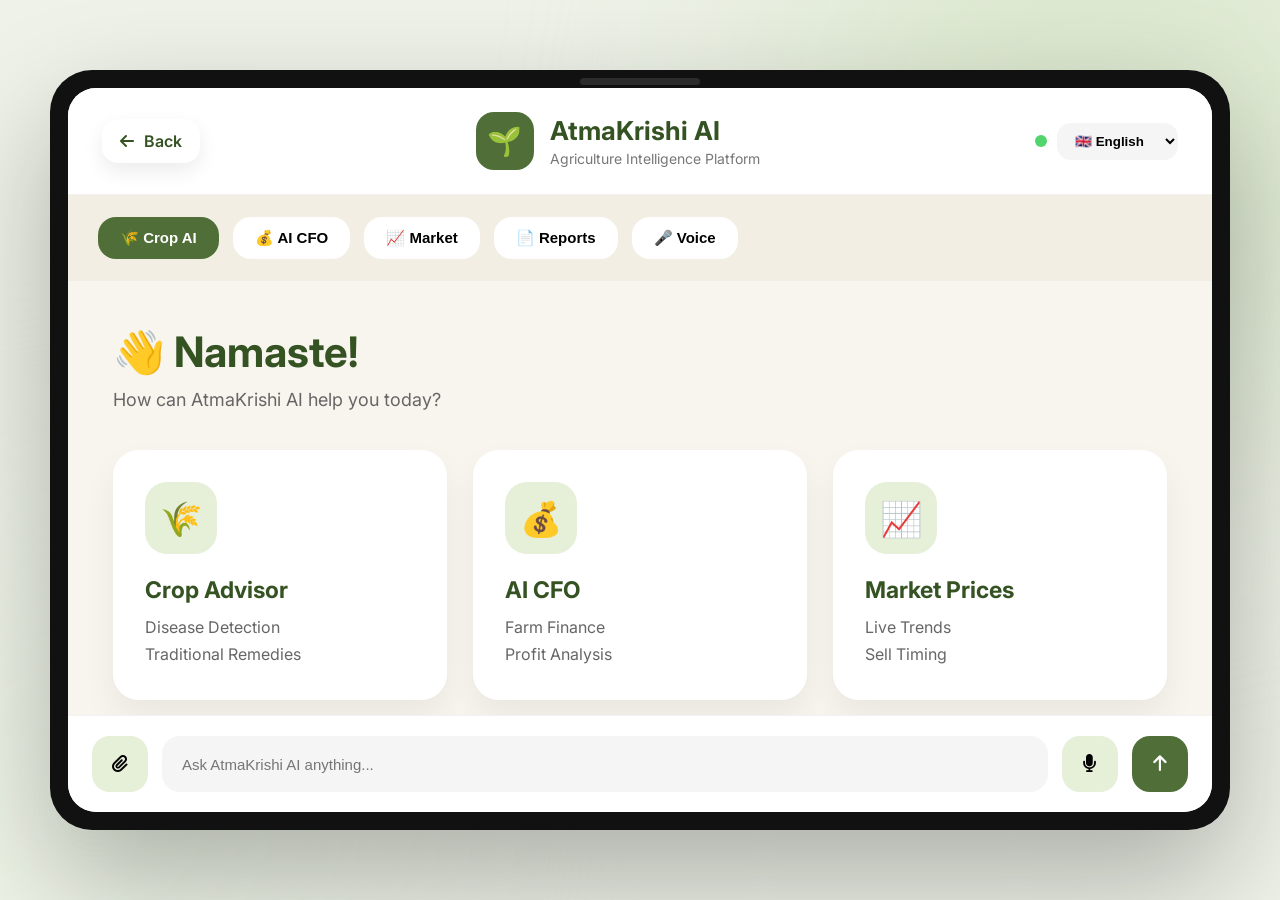
<file: finance.html>
<!DOCTYPE html>
<html lang="en">

<head>

<meta charset="UTF-8">
<meta name="viewport" content="width=device-width,initial-scale=1.0">

<title>AtmaKrishi AI</title>

<link rel="stylesheet" href="finance.css">

<link rel="preconnect" href="https://fonts.googleapis.com">
<link rel="preconnect" href="https://fonts.gstatic.com" crossorigin>

<link href="https://fonts.googleapis.com/css2?family=Inter:wght@300;400;500;600;700;800&display=swap" rel="stylesheet">

<link
rel="stylesheet"
href="https://cdnjs.cloudflare.com/ajax/libs/font-awesome/6.5.2/css/all.min.css"
/>

</head>

<body>

<div class="ipad">

<div class="screen">

<!-- ================================= -->
<!-- TOP BAR -->
<!-- ================================= -->

<header>
<a href="index.html" class="back-btn">
    <i class="fa-solid fa-arrow-left"></i>
    Back
</a>
<div class="logo">

<div class="logo-circle">

🌱

</div>

<div>

<h2>AtmaKrishi AI</h2>

<p>

Agriculture Intelligence Platform

</p>

</div>

</div>



<div class="status">

<span class="online"></span>

<select id="language">

<option>🇬🇧 English</option>
<option>🇮🇳 हिन्दी</option>
<option>🇮🇳 मराठी</option>
<option>🇮🇳 తెలుగు</option>
<option>🇮🇳 தமிழ்</option>
<option>🇮🇳 ಕನ್ನಡ</option>
<option>🇮🇳 ਪੰਜਾਬੀ</option>

</select>

</div>

</header>





<!-- ================================= -->
<!-- FEATURE TABS -->
<!-- ================================= -->

<div class="tabs">

<button class="tab active">

🌾 Crop AI

</button>

<button class="tab">

💰 AI CFO

</button>

<button class="tab">

📈 Market

</button>

<button class="tab">

📄 Reports

</button>

<button class="tab">

🎤 Voice

</button>

</div>





<!-- ================================= -->
<!-- HOME -->
<!-- ================================= -->

<div id="home">

<h1>

👋 Namaste!

</h1>

<p>

How can AtmaKrishi AI help you today?

</p>





<div class="grid">



<div class="card">

<div class="icon">

🌾

</div>

<h3>

Crop Advisor

</h3>

<p>

Disease Detection

<br>

Traditional Remedies

</p>

</div>





<div class="card">

<div class="icon">

💰

</div>

<h3>

AI CFO

</h3>

<p>

Farm Finance

<br>

Profit Analysis

</p>

</div>





<div class="card">

<div class="icon">

📈

</div>

<h3>

Market Prices

</h3>

<p>

Live Trends

<br>

Sell Timing

</p>

</div>





<div class="card">

<div class="icon">

📄

</div>

<h3>

Farm Report

</h3>

<p>

AI Generated

<br>

PDF Export

</p>

</div>





<div class="card">

<div class="icon">

🎤

</div>

<h3>

Voice Assistant

</h3>

<p>

Hindi

<br>

English

</p>

</div>





<div class="card">

<div class="icon">

📷

</div>

<h3>

Scan Crop

</h3>

<p>

Upload Leaf

<br>

AI Detection

</p>

</div>

</div>

</div>





<!-- ================================= -->
<!-- CHAT AREA -->
<!-- ================================= -->

<div id="chatArea">

</div>





<!-- ================================= -->
<!-- INPUT -->
<!-- ================================= -->

<div class="bottom">

<button>

<i class="fa-solid fa-paperclip"></i>

</button>

<input

placeholder="Ask AtmaKrishi AI anything..."

>

<button>

<i class="fa-solid fa-microphone"></i>

</button>

<button class="send">

<i class="fa-solid fa-arrow-up"></i>

</button>

</div>

</div>

</div>
</div> <!-- bottom -->

</div> <!-- screen -->

</div> <!-- ipad -->

<!-- ==========================================
AI REPORT MODAL
========================================== -->

<div id="reportModal">

    <div class="report">

        <div class="report-header">

            <div>

                <h2>🌱 AtmaKrishi AI</h2>

                <p>Financial Health Report</p>

            </div>

            <button class="close-btn" onclick="closeReport()">

                <i class="fa-solid fa-xmark"></i>

            </button>

        </div>



        <div class="score">

            <h1>92</h1>

            <p>Financial Health Score</p>

        </div>



        <div class="report-grid">

            <div>

                <span>Revenue</span>

                <h3>₹1,82,000</h3>

            </div>

            <div>

                <span>Expenses</span>

                <h3>₹94,000</h3>

            </div>

            <div>

                <span>Profit</span>

                <h3>₹88,000</h3>

            </div>

            <div>

                <span>ROI</span>

                <h3>48%</h3>

            </div>

        </div>



        <div class="recommend-box">

            <h3>🧠 AI Recommendations</h3>

            <ul>

                <li>Delay fertilizer purchase by 5 days.</li>

                <li>Apply for PM-KISAN subsidy.</li>

                <li>Sell tomatoes next week for higher prices.</li>

                <li>Projected cash flow is positive.</li>

            </ul>

        </div>



        <div class="report-buttons">

            <button class="download">

                <i class="fa-solid fa-download"></i>

                Download PDF

            </button>

            <button class="share">

                <i class="fa-brands fa-whatsapp"></i>

                Share

            </button>

        </div>

    </div>

</div>
<script src="finance.js"></script>
<div id="voicePopup">

<div class="voice-box">

<h2>

🎤 Listening...

</h2>

<div class="wave">

<span></span>
<span></span>
<span></span>
<span></span>
<span></span>

</div>

<p>

Speak in your preferred language

</p>

<button onclick="closeVoice()">

Close

</button>

</div>

</div>

</body>
</html>
</file>
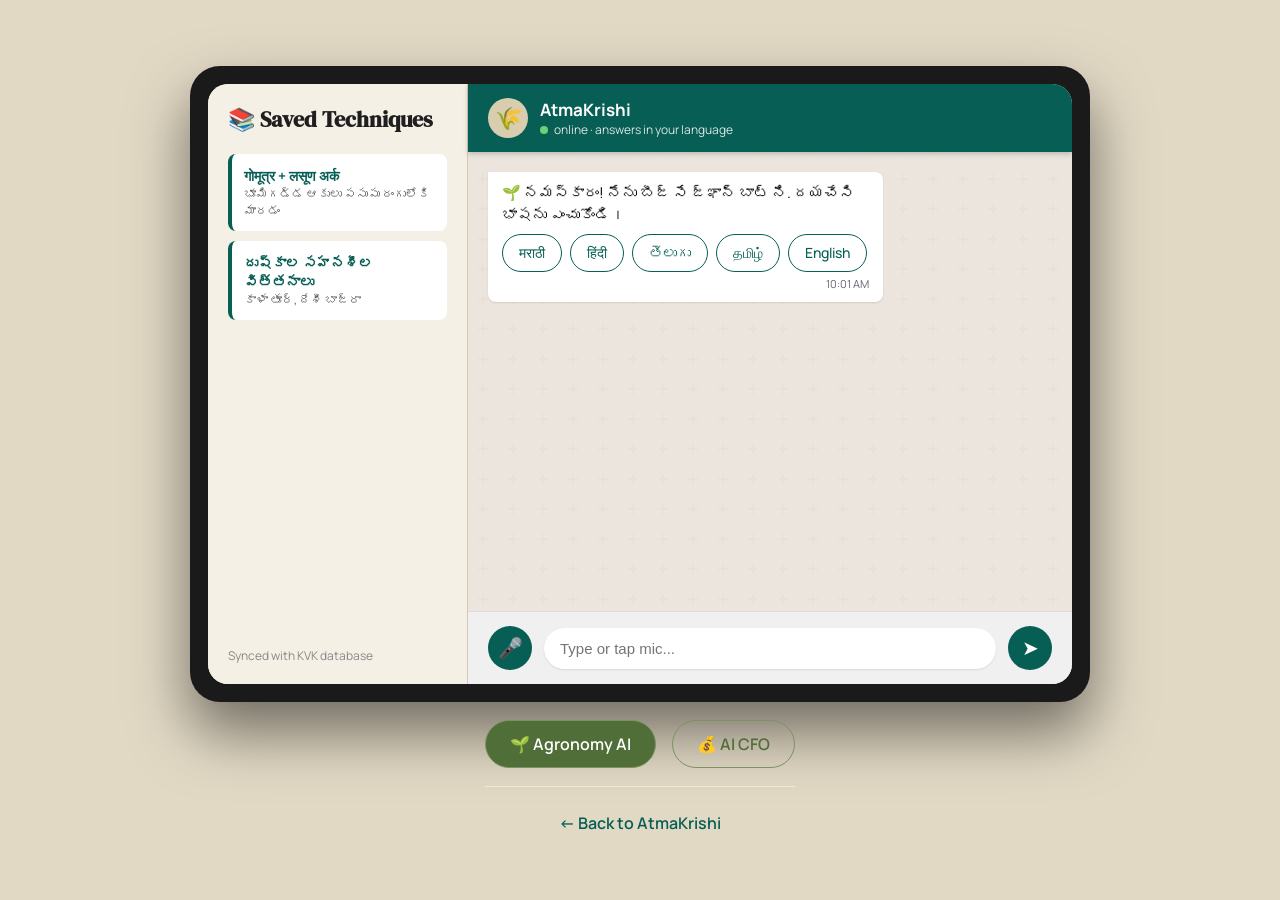
<file: prototype.html>
<!DOCTYPE html>
<html lang="en">
<head>
  <meta charset="UTF-8">
  <meta name="viewport" content="width=device-width, initial-scale=1.0">
  <title>AtmaKrishi | iPad Prototype</title>
  <link href="https://fonts.googleapis.com/css2?family=DM+Serif+Display&family=Manrope:wght@400;500;600;700&display=swap" rel="stylesheet">
  <style>
    * {
      margin: 0;
      padding: 0;
      box-sizing: border-box;
    }
    body {
      background: #E2D9C5;
      font-family: 'Manrope', sans-serif;
      display: flex;
      flex-direction: column;
      align-items: center;
      justify-content: center;
      min-height: 100vh;
      padding: 40px;
    }
    .tablet {
      width: 900px;
      max-width: 95vw;
      background: #1a1a1a;
      border-radius: 30px;
      padding: 18px;
      box-shadow: 0 30px 60px rgba(0,0,0,0.5);
    }
    .screen {
      background: #ECE5DD;
      border-radius: 20px;
      overflow: hidden;
      display: flex;
      height: 600px;
      background-image: url('data:image/svg+xml;utf8,<svg width="60" height="60" viewBox="0 0 60 60" xmlns="http://www.w3.org/2000/svg"><g fill="none" fill-rule="evenodd"><g fill="%23d4c9b3" fill-opacity="0.15"><path d="M36 34v-4h-2v4h-4v2h4v4h2v-4h4v-2h-4zm0-30V0h-2v4h-4v2h4v4h2V6h4V4h-4zM6 34v-4H4v4H0v2h4v4h2v-4h4v-2H6zM6 4V0H4v4H0v2h4v4h2V6h4V4H6z"/></g></g></svg>');
    }
    .sidebar {
      width: 260px;
      background: #f5f0e6;
      border-right: 1px solid #d5cab7;
      display: flex;
      flex-direction: column;
      padding: 20px;
      overflow-y: auto;
    }
    .sidebar h3 {
      font-family: 'DM Serif Display', serif;
      font-size: 22px;
      color: #1f1f1f;
      margin-bottom: 20px;
    }
    .saved-item {
      background: white;
      border-radius: 8px;
      padding: 12px;
      margin-bottom: 10px;
      cursor: pointer;
      border-left: 4px solid #075E54;
      font-size: 14px;
      transition: 0.2s;
    }
    .saved-item:hover {
      background: #e8e0cf;
    }
    .saved-item .title {
      font-weight: 700;
      color: #075E54;
    }
    .saved-item .detail {
      font-size: 12px;
      color: #555;
    }
    .chat-area {
      flex: 1;
      display: flex;
      flex-direction: column;
    }
    .chat-header {
      background: #075E54;
      padding: 14px 20px;
      display: flex;
      align-items: center;
      gap: 12px;
      color: white;
      box-shadow: 0 2px 5px rgba(0,0,0,0.2);
    }
    .chat-header .avatar {
      width: 40px;
      height: 40px;
      background: #D9CDB0;
      border-radius: 50%;
      display: flex;
      align-items: center;
      justify-content: center;
      font-size: 22px;
      color: #2E4A1A;
    }
    .chat-header .info .name {
      font-weight: 700;
      font-size: 17px;
    }
    .chat-header .info .status {
      font-size: 12px;
      opacity: 0.85;
    }
    .dot {
      width: 8px;
      height: 8px;
      background: #7DE87D;
      border-radius: 50%;
      display: inline-block;
      margin-right: 4px;
    }
    .chat-body {
      flex: 1;
      padding: 20px;
      overflow-y: auto;
      display: flex;
      flex-direction: column;
      gap: 8px;
    }
    .row {
      display: flex;
      margin-bottom: 4px;
    }
    .row.in {
      justify-content: flex-start;
    }
    .row.out {
      justify-content: flex-end;
    }
    .bubble {
      max-width: 70%;
      padding: 10px 14px;
      border-radius: 8px;
      font-size: 15px;
      line-height: 1.45;
      word-wrap: break-word;
      box-shadow: 0 1px 2px rgba(0,0,0,0.1);
    }
    .in .bubble {
      background: #ffffff;
      border-top-left-radius: 0;
    }
    .out .bubble {
      background: #DCF8C6;
      border-top-right-radius: 0;
    }
    .meta {
      font-size: 11px;
      color: #667;
      text-align: right;
      margin-top: 4px;
    }
    .quick-replies {
      display: flex;
      flex-wrap: wrap;
      gap: 8px;
      margin-top: 8px;
    }
    .quick-reply {
      background: #fff;
      border: 1px solid #075E54;
      color: #075E54;
      padding: 8px 16px;
      border-radius: 20px;
      font-size: 14px;
      cursor: pointer;
      transition: 0.2s;
      font-weight: 500;
    }
    .quick-reply:hover {
      background: #075E54;
      color: white;
    }
    .voice-bubble {
      display: flex;
      align-items: center;
      gap: 10px;
      background: #ffffff;
      padding: 8px 14px;
      border-radius: 8px;
      border-top-left-radius: 0;
      cursor: pointer;
      box-shadow: 0 1px 2px rgba(0,0,0,0.1);
    }
    .play-btn {
      width: 34px;
      height: 34px;
      background: #075E54;
      border-radius: 50%;
      display: flex;
      align-items: center;
      justify-content: center;
      color: white;
      font-size: 14px;
    }
    .play-btn.playing {
      background: #25D366;
      animation: pulse 1s infinite;
    }
    @keyframes pulse {
      0% { box-shadow: 0 0 0 0 rgba(37, 211, 102, 0.4); }
      70% { box-shadow: 0 0 0 10px rgba(37, 211, 102, 0); }
      100% { box-shadow: 0 0 0 0 rgba(37, 211, 102, 0); }
    }
    .waveform {
      display: flex;
      align-items: center;
      gap: 2px;
      height: 24px;
    }
    .bar {
      width: 3px;
      background: #075E54;
      border-radius: 2px;
    }
    .knowledge-card {
      background: #fff;
      border-left: 5px solid #075E54;
      border-radius: 8px;
      padding: 12px;
      margin-top: 4px;
    }
    .technique-title {
      font-weight: 700;
      color: #075E54;
      display: flex;
      align-items: center;
      justify-content: space-between;
    }
    .verified-badge {
      background: #25D366;
      color: white;
      font-size: 11px;
      padding: 3px 8px;
      border-radius: 12px;
      display: inline-flex;
      align-items: center;
      gap: 4px;
    }
    .expand-btn {
      color: #075E54;
      font-size: 13px;
      cursor: pointer;
      margin-top: 8px;
      font-weight: 600;
    }
    .detail-text {
      display: none;
      margin-top: 8px;
      font-size: 13px;
      color: #444;
      line-height: 1.6;
    }
    .share-btn {
      display: inline-flex;
      align-items: center;
      gap: 5px;
      color: #075E54;
      font-size: 13px;
      cursor: pointer;
      margin-top: 8px;
    }
    .typing {
      display: flex;
      gap: 4px;
      padding: 10px 14px;
      background: #ffffff;
      border-radius: 8px;
      align-self: flex-start;
    }
    .typing span {
      width: 8px;
      height: 8px;
      background: #999;
      border-radius: 50%;
      animation: blink 1.4s infinite;
    }
    .typing span:nth-child(2) { animation-delay: 0.2s; }
    .typing span:nth-child(3) { animation-delay: 0.4s; }
    @keyframes blink {
      0%,60%,100% { opacity: 0.3; }
      30% { opacity: 1; }
    }
    .verifying {
      background: #fff;
      padding: 10px 14px;
      border-radius: 8px;
      align-self: flex-start;
      display: flex;
      align-items: center;
      gap: 8px;
      font-size: 14px;
      color: #444;
    }
    .spinner {
      width: 16px;
      height: 16px;
      border: 2px solid #075E54;
      border-top-color: transparent;
      border-radius: 50%;
      animation: spin 0.8s linear infinite;
    }
    @keyframes spin { to { transform: rotate(360deg); } }
    .chat-footer {
      background: #f0f0f0;
      padding: 14px 20px;
      display: flex;
      align-items: center;
      gap: 12px;
      border-top: 1px solid #ddd;
    }
    .input-field {
      flex: 1;
      padding: 12px 16px;
      border-radius: 25px;
      border: none;
      background: white;
      font-size: 15px;
      outline: none;
      box-shadow: 0 1px 2px rgba(0,0,0,0.1);
    }
    .send-btn, .mic-btn {
      width: 44px;
      height: 44px;
      border-radius: 50%;
      border: none;
      background: #075E54;
      color: white;
      font-size: 20px;
      cursor: pointer;
      display: flex;
      align-items: center;
      justify-content: center;
    }
    .mic-btn.recording {
      background: #e74c3c;
      animation: pulse-red 1s infinite;
    }
    @keyframes pulse-red {
      0% { box-shadow: 0 0 0 0 rgba(231, 76, 60, 0.5); }
      70% { box-shadow: 0 0 0 12px rgba(231, 76, 60, 0); }
      100% { box-shadow: 0 0 0 0 rgba(231, 76, 60, 0); }
    }
    .back-link {
      margin-top: 25px;
      color: #075E54;
      font-weight: 600;
      text-decoration: none;
      font-size: 16px;
    }
    @media(max-width: 950px) {
      .tablet {
        width: 100%;
        border-radius: 15px;
        padding: 10px;
      }
      .screen {
        flex-direction: column;
        height: 80vh;
      }
      .sidebar {
        display: none;
      }
    }
    .prototype-nav{

display:flex;
justify-content:center;
gap:16px;

padding:18px 0;

background:transparent;

border-bottom:1px solid #ECE8DE;

}

.nav-btn{

text-decoration:none;

padding:12px 24px;

border-radius:999px;

border:1.5px solid #7D9163;

color:#506E37;

font-weight:600;

transition:.3s;

}

.nav-btn:hover{

background:#506E37;

color:white;

}

.nav-btn.active{

background:#506E37;

color:white;

}
  </style>
</head>
<body>
  <div class="tablet">
    <div class="screen">
      <div class="sidebar">
        <h3>📚 Saved Techniques</h3>
        <div class="saved-item" onclick="alert('Technique details (demo)')">
          <div class="title">गोमूत्र + लसूण अर्क</div>
          <div class="detail">భూమిగడ్డ ఆకులు పసుపు రంగులోకి మారడం</div>
        </div>
        <div class="saved-item" onclick="alert('Technique details (demo)')">
          <div class="title">దుష్కాల సహనశీల విత్తనాలు</div>
          <div class="detail">కాళా తూర్, దేశీ బాజ్రా</div>
        </div>
        <div style="margin-top:auto; font-size:12px; color:#888;">Synced with KVK database</div>
      </div>
      <div class="chat-area">
        <div class="chat-header">
          <div class="avatar">🌾</div>
          <div class="info">
            <div class="name">AtmaKrishi</div>
            <div class="status"><span class="dot"></span> online · answers in your language</div>
          </div>
        </div>
        <div class="chat-body" id="chatBody">
          <div class="row in">
            <div class="bubble">
              🌱 నమస్కారం! నేను బీజ్ సే జ్ఞాన్ బాట్ ని. దయచేసి భాషను ఎంచుకోండి।<br>
              <div class="quick-replies" id="langReplies">
                <span class="quick-reply" data-lang="mr">मराठी</span>
                <span class="quick-reply" data-lang="hi">हिंदी</span>
                <span class="quick-reply" data-lang="te">తెలుగు</span>
                <span class="quick-reply" data-lang="ta">தமிழ்</span>
                <span class="quick-reply" data-lang="en">English</span>
              </div>
              <div class="meta">10:01 AM</div>
            </div>
          </div>
          <div id="dynamicMessages"></div>
        </div>
        <div class="chat-footer">
          <button class="mic-btn" id="micBtn" title="Record voice note">🎤</button>
          <input type="text" class="input-field" id="userInput" placeholder="Type or tap mic..." autocomplete="off">
          <button class="send-btn" id="sendBtn">➤</button>
        </div>
      </div>
    </div>
  </div>
  <div class="prototype-nav">

    <a href="prototype.html" class="nav-btn active">
        🌱 Agronomy AI
    </a>

    <a href="finance.html" class="nav-btn">
        💰 AI CFO
    </a>

</div>
  <a href="index.html" class="back-link">← Back to AtmaKrishi</a>

  <script>
    (function() {
      const chatBody = document.getElementById('chatBody');
      const dynamic = document.getElementById('dynamicMessages');
      const userInput = document.getElementById('userInput');
      const sendBtn = document.getElementById('sendBtn');
      const micBtn = document.getElementById('micBtn');
      const langReplies = document.getElementById('langReplies');
      let lang = 'te'; // default to Telugu now
      let step = 0;

      // Language selection
      langReplies.addEventListener('click', (e) => {
        if (e.target.classList.contains('quick-reply') && step === 0) {
          lang = e.target.dataset.lang;
          document.querySelectorAll('#langReplies .quick-reply').forEach(el => el.style.opacity = '0.5');
          e.target.style.opacity = '1';
          step = 1;
          const { text, replies } = getPromptWithQuickReplies();
          showBotMessage(text, replies);
        }
      });

      function getPromptWithQuickReplies() {
        const prompts = {
          mr: '🌾 तुमच्या शेतातील समस्या सांगा — किंवा निवडा:',
          hi: '🌾 अपनी फसल की समस्या बताएं — या चुनें:',
          te: '🌾 మీ పంట సమస్యను చెప్పండి — లేదా ఎంచుకోండి:',
          ta: '🌾 உங்கள் பயிர் பிரச்சனையைச் சொல்லுங்கள் — அல்லது தேர்ந்தெடுக்கவும்:',
          en: '🌾 Tell us about your crop problem — or pick:'
        };
        const quickReplies = [
          { 
            label: lang === 'mr' ? 'पानं पिवळी पडत आहेत' : (lang === 'hi' ? 'पत्ते पीले पड़ रहे' : (lang === 'te' ? 'ఆకులు పసుపు రంగులోకి మారుతున్నాయి' : (lang === 'ta' ? 'இலைகள் மஞ்சள் நிறமாக மாறுகின்றன' : 'Leaves turning yellow'))), 
            action: 'groundnut' 
          },
          { 
            label: lang === 'mr' ? 'दुष्काळासाठी बियाणे' : (lang === 'hi' ? 'सूखे के बीज' : (lang === 'te' ? 'కరువు కోసం విత్తనాలు' : (lang === 'ta' ? 'வறட்சிக்கான விதைகள்' : 'Drought seeds'))), 
            action: 'drought' 
          }
        ];
        return { text: prompts[lang], replies: quickReplies };
      }

      function showBotMessage(text, quickReplies = null) {
        const row = document.createElement('div');
        row.className = 'row in';
        let html = `<div class="bubble">${text}`;
        if (quickReplies) {
          html += `<div class="quick-replies">${quickReplies.map(q => `<span class="quick-reply" data-action="${q.action}">${q.label}</span>`).join('')}</div>`;
        }
        html += `<div class="meta">Just now</div></div>`;
        row.innerHTML = html;
        dynamic.appendChild(row);
        scrollToBottom();
        if (quickReplies) {
          row.querySelectorAll('.quick-reply').forEach(el => {
            el.addEventListener('click', handleQuickReply);
          });
        }
      }

      function handleQuickReply(e) {
        const action = e.target.dataset.action;
        const parentRow = e.target.closest('.bubble');
        if (parentRow) {
          parentRow.querySelectorAll('.quick-reply').forEach(el => el.style.opacity = '0.5');
          e.target.style.opacity = '1';
        }
        if (action === 'groundnut') handleGroundnutQuery();
        else if (action === 'drought') handleDroughtQuery();
      }

      function addOutgoingMessage(text) {
        const row = document.createElement('div');
        row.className = 'row out';
        row.innerHTML = `<div class="bubble">${text}<div class="meta">Just now</div></div>`;
        dynamic.appendChild(row);
        scrollToBottom();
      }

      function showTyping() {
        const row = document.createElement('div');
        row.className = 'typing';
        row.id = 'typingIndicator';
        row.innerHTML = '<span></span><span></span><span></span>';
        dynamic.appendChild(row);
        scrollToBottom();
      }

      function removeTyping() {
        const el = document.getElementById('typingIndicator');
        if (el) el.remove();
      }

      function showVerifying() {
        const row = document.createElement('div');
        row.className = 'verifying';
        row.id = 'verifyingIndicator';
        row.innerHTML = '<div class="spinner"></div> Verifying with KVK...';
        dynamic.appendChild(row);
        scrollToBottom();
      }

      function removeVerifying() {
        const el = document.getElementById('verifyingIndicator');
        if (el) el.remove();
      }

      function addVoiceNote(duration) {
        const row = document.createElement('div');
        row.className = 'row in';
        row.innerHTML = `
          <div class="voice-bubble">
            <div class="play-btn">▶</div>
            <div class="waveform">
              ${Array.from({length: 8}, () => `<div class="bar" style="height:${Math.floor(Math.random()*12+6)}px"></div>`).join('')}
            </div>
            <small style="margin-left:6px;">${duration}</small>
          </div>`;
        dynamic.appendChild(row);
        row.querySelector('.voice-bubble').addEventListener('click', function() {
          this.querySelector('.play-btn').classList.toggle('playing');
        });
        scrollToBottom();
      }

      function addKnowledgeCard(title, detail, source, rating) {
        const row = document.createElement('div');
        row.className = 'row in';
        row.innerHTML = `
          <div class="bubble knowledge-card">
            <div class="technique-title">
              <span>${title}</span>
              <span class="verified-badge">✓ KVK Verified</span>
            </div>
            <div style="font-size:12px; color:#888; margin-top:4px;">⭐ ${rating}</div>
            <div class="expand-btn">▼ View full technique</div>
            <div class="detail-text">${detail}<br><small style="color:#888;">Source: ${source}</small></div>
            <div class="share-btn">↗ Share with my group</div>
          </div>`;
        dynamic.appendChild(row);
        row.querySelector('.expand-btn').addEventListener('click', function() {
          const detailDiv = this.nextElementSibling;
          if (detailDiv.style.display === 'block') {
            detailDiv.style.display = 'none';
            this.textContent = '▼ View full technique';
          } else {
            detailDiv.style.display = 'block';
            this.textContent = '▲ Hide technique';
          }
        });
        row.querySelector('.share-btn').addEventListener('click', () => {
          alert('Technique shared to farmer group! (Demo)');
        });
        scrollToBottom();
      }

      function handleGroundnutQuery() {
        const userMsg = {
          mr: 'भुईमुगाची पानं पिवळी पडत आहेत',
          hi: 'मूंगफली के पत्ते पीले पड़ रहे हैं',
          te: 'వేరుశనగ ఆకులు పసుపు రంగులోకి మారుతున్నాయి',
          ta: 'வேர்க்கடலை இலைகள் மஞ்சள் நிறமாக மாறுகின்றன',
          en: 'Groundnut leaves turning yellow'
        }[lang];
        addOutgoingMessage(userMsg);
        showTyping();
        setTimeout(() => {
          removeTyping();
          showVerifying();
          setTimeout(() => {
            removeVerifying();
            const answers = {
              mr: 'तुमच्या भुईमुगाच्या पानांवर पिवळसरपणा लोहाच्या कमतरतेमुळे किंवा मर रोगामुळे असू शकतो. यावर उपाय:',
              hi: 'मूंगफली के पत्तों का पीलापन आयरन की कमी या मर रोग से हो सकता है। उपाय:',
              te: 'వేరుశనగ ఆకుల పసుపు రంగు ఐరన్ లోపం లేదా ఆకు మచ్చ తెగులు వల్ల సంభవించవచ్చు. పరిష్కారం:',
              ta: 'வேர்க்கடலை இலைகளின் மஞ்சள் நிறம் இரும்புச்சத்து குறைபாடு அல்லது இலைப்புள்ளி நோயால் ஏற்படலாம். தீர்வு:',
              en: 'Yellowing groundnut leaves may be due to iron deficiency or leaf spot disease. Solution:'
            };
            showBotMessage(answers[lang]);
            addVoiceNote('0:14');
            addKnowledgeCard(
              {
                mr: 'गोमूत्र + लसूण अर्क फवारणी',
                hi: 'गोमूत्र + लहसुन अर्क छिड़काव',
                te: 'గోమూత్రం + వెల్లుల్లి సారం పిచికారీ',
                ta: 'கோமூத்திரம் + பூண்டு சாறு தெளிப்பு',
                en: 'Cow urine + garlic extract spray'
              }[lang],
              {
                mr: '५ लीटर गोमूत्रात १ किलो लसूण पेस्ट मिसळा, २४ तास ठेवा, १० लीटर पाण्यात मिसळून फवारा.',
                hi: '5 लीटर गोमूत्र में 1 किलो लहसुन पेस्ट, 24 घंटे रखें, 10 लीटर पानी में मिलाकर छिड़काव।',
                te: '5 లీటర్ల గోమూత్రంలో 1 కిలో వెల్లుల్లి పేస్ట్ కలపండి, 24 గంటలు ఉంచి, 10 లీటర్ల నీటిలో కలిపి పిచికారీ చేయండి.',
                ta: '5 லிட்டர் கோமூத்திரத்தில் 1 கிலோ பூண்டு விழுது கலந்து, 24 மணி நேரம் ஊறவைத்து, 10 லிட்டர் நீரில் கலந்து தெளிக்கவும்.',
                en: 'Mix 1 kg garlic paste in 5 L cow urine, steep 24 hrs, dilute in 10 L water, spray.'
              }[lang],
              'KVK నాగ్‌పూర్, రైతు ధృవీకరించబడింది',
              '4.8/5 (127 రైతులు)'
            );
          }, 2000);
        }, 1500);
      }

      function handleDroughtQuery() {
        const userMsg = {
          mr: 'दुष्काळात कोणते बियाणे चांगले?',
          hi: 'सूखे में कौन से बीज अच्छे?',
          te: 'కరువులో ఏ విత్తనాలు మంచివి?',
          ta: 'வறட்சியில் எந்த விதைகள் நல்லது?',
          en: 'Which seeds are good for drought?'
        }[lang];
        addOutgoingMessage(userMsg);
        showTyping();
        setTimeout(() => {
          removeTyping();
          showVerifying();
          setTimeout(() => {
            removeVerifying();
            const answers = {
              mr: 'तुमच्या भागासाठी काळा तूर आणि देशी बाजरी उत्तम. ही बियाणे कमी पाण्यातही चांगले उत्पादन देतात.',
              hi: 'आपके क्षेत्र में काला तूर और देसी बाजरा बेहतरीन हैं। ये बीज कम पानी में भी अच्छी पैदावार देते हैं।',
              te: 'మీ ప్రాంతానికి కాళా తూర్ మరియు దేశీ బాజ్రా అద్భుతమైన ఎంపిక. ఈ విత్తనాలు తక్కువ నీటిలో కూడా మంచి దిగుబడినిస్తాయి.',
              ta: 'உங்கள் பகுதிக்கு கருப்பு உளுந்து மற்றும் தேசி கம்பு சிறந்தவை. இந்த விதைகள் குறைந்த நீரிலும் நல்ல மகசூல் தரும்.',
              en: 'For your region, black gram and local pearl millet are excellent drought-resistant choices.'
            };
            showBotMessage(answers[lang]);
            addVoiceNote('0:18');
            addKnowledgeCard(
              {
                mr: 'दुष्काळ सहनशील वाण',
                hi: 'सूखा सहिष्णु किस्में',
                te: 'కరువు తట్టుకునే రకాలు',
                ta: 'வறட்சியைத் தாங்கும் வகைகள்',
                en: 'Drought-tolerant varieties'
              }[lang],
              {
                mr: 'काळा तूर (स्थानिक जात) आणि देशी बाजरी — ३०-४०% कमी पाण्यात चांगले उत्पादन.',
                hi: 'काला तूर (स्थानीय) और देसी बाजरा — 30-40% कम पानी में अच्छी पैदावार।',
                te: 'కాళా తూర్ (స్థానిక రకం) మరియు దేశీ బాజ్రా — 30-40% తక్కువ నీటితో మంచి దిగుబడి.',
                ta: 'கருப்பு உளுந்து (உள்ளூர்) மற்றும் தேசி கம்பு — 30-40% குறைந்த நீரிலும் நல்ல மகசூல்.',
                en: 'Black gram (local) and desi bajra — good yield even with 30-40% less water.'
              }[lang],
              'KVK వార్ధా, సంప్రదాయ జ్ఞానం',
              '4.9/5 (89 రైతులు)'
            );
          }, 2000);
        }, 1500);
      }

      function scrollToBottom() {
        chatBody.scrollTop = chatBody.scrollHeight;
      }

      // Text input
      sendBtn.addEventListener('click', () => {
        const text = userInput.value.trim();
        if (text) {
          addOutgoingMessage(text);
          userInput.value = '';
          if (text.includes('పసుపు') || text.includes('पिवळ') || text.includes('yellow') || text.includes('पीले') || text.includes('மஞ்சள்')) {
            handleGroundnutQuery();
          } else if (text.includes('కరువు') || text.includes('दुष्काळ') || text.includes('drought') || text.includes('सूखा') || text.includes('வறட்சி')) {
            handleDroughtQuery();
          } else {
            const fallback = {
              mr: 'कृपया समस्या निवडा किंवा सांगा.',
              hi: 'कृपया समस्या चुनें या बताएं।',
              te: 'దయచేసి సమస్యను ఎంచుకోండి లేదా చెప్పండి.',
              ta: 'தயவுசெய்து சிக்கலைத் தேர்ந்தெடுக்கவும் அல்லது சொல்லவும்.',
              en: 'Please select or describe the problem.'
            }[lang];
            showBotMessage(fallback);
          }
        }
      });

      userInput.addEventListener('keypress', (e) => {
        if (e.key === 'Enter') sendBtn.click();
      });

      micBtn.addEventListener('click', () => {
        micBtn.classList.add('recording');
        setTimeout(() => {
          micBtn.classList.remove('recording');
          const row = document.createElement('div');
          row.className = 'row out';
          row.innerHTML = `
            <div class="voice-bubble" style="background:#DCF8C6;">
              <div class="waveform">
                ${Array.from({length: 10}, () => `<div class="bar" style="height:${Math.floor(Math.random()*10+5)}px; background:#075E54;"></div>`).join('')}
              </div>
              <small style="margin-left:6px;">0:06</small>
            </div>`;
          dynamic.appendChild(row);
          scrollToBottom();
          setTimeout(() => {
            Math.random() > 0.5 ? handleGroundnutQuery() : handleDroughtQuery();
          }, 800);
        }, 2000);
      });
    })();
  </script>
</body>
</html>
</file>
<file: finance.css>
/* ===========================
RESET
=========================== */

*{
    margin:0;
    padding:0;
    box-sizing:border-box;
}

body{

    font-family:'Inter',sans-serif;

    background:#eef2e8;

    display:flex;

    justify-content:center;

    align-items:center;

    height:100vh;

    overflow:hidden;

}

/* ===========================
BACKGROUND
=========================== */

body::before{

content:"";

position:fixed;

width:650px;

height:650px;

background:#dce8cf;

border-radius:50%;

top:-180px;

right:-140px;

filter:blur(120px);

z-index:-2;

animation:blob1 10s infinite ease-in-out;

}

body::after{

content:"";

position:fixed;

width:550px;

height:550px;

background:#edf4e6;

border-radius:50%;

left:-180px;

bottom:-180px;

filter:blur(120px);

z-index:-2;

animation:blob2 12s infinite ease-in-out;

}

@keyframes blob1{

50%{

transform:translate(-50px,40px);

}

}

@keyframes blob2{

50%{

transform:translate(60px,-40px);

}

}

/* ===========================
IPAD
=========================== */

.ipad{

width:1180px;

height:760px;

background:#111;

padding:18px;

border-radius:42px;

box-shadow:

0 50px 120px rgba(0,0,0,.28);

position:relative;

}

.ipad::before{

content:"";

position:absolute;

top:8px;

left:50%;

transform:translateX(-50%);

width:120px;

height:7px;

background:#2c2c2c;

border-radius:20px;

}

.screen{

width:100%;

height:100%;

background:#F8F5EF;

border-radius:28px;

display:flex;

flex-direction:column;

overflow:hidden;

}
/* ===========================
HEADER
=========================== */

header{

display:flex;

justify-content:space-between;

align-items:center;

padding:24px 34px;

background:white;

border-bottom:1px solid rgba(0,0,0,.05);

}

.logo{

display:flex;

gap:16px;

align-items:center;

}

.logo-circle{

width:58px;

height:58px;

border-radius:18px;

background:#506E37;

display:flex;

justify-content:center;

align-items:center;

font-size:28px;

color:white;

}

.logo h2{

font-size:26px;

color:#355322;

}

.logo p{

font-size:14px;

color:#777;

margin-top:4px;

}

.status{

display:flex;

align-items:center;

gap:10px;

font-weight:600;

color:#506E37;

}

.online{

width:12px;

height:12px;

border-radius:50%;

background:#52d56d;

animation:pulse 2s infinite;

}

@keyframes pulse{

50%{

transform:scale(1.4);

opacity:.5;

}

}
/* ===========================
TABS
=========================== */

.tabs{

display:flex;

gap:14px;

padding:22px 30px;

background:#F3EEE4;

}

.tab{

padding:12px 22px;

border:none;

border-radius:18px;

background:white;

cursor:pointer;

font-weight:600;

transition:.35s;

font-size:15px;

}

.tab:hover{

transform:translateY(-3px);

box-shadow:0 15px 30px rgba(0,0,0,.08);

}

.tab.active{

background:#506E37;

color:white;

}
/* ===========================
HOME
=========================== */

#home{

flex:1;

padding:45px;

overflow:auto;

}

#home h1{

font-size:42px;

color:#355322;

margin-bottom:12px;

}

#home>p{

font-size:18px;

color:#666;

margin-bottom:40px;

}
/* ===========================
FEATURE GRID
=========================== */

.grid{

display:grid;

grid-template-columns:repeat(3,1fr);

gap:26px;

}

.card{

background:white;

padding:32px;

border-radius:26px;

cursor:pointer;

transition:.35s;

box-shadow:

0 18px 35px rgba(0,0,0,.06);

}

.card:hover{

transform:

translateY(-8px)

scale(1.02);

box-shadow:

0 30px 60px rgba(80,110,55,.18);

}

.icon{

width:72px;

height:72px;

background:#E6EFD8;

border-radius:22px;

display:flex;

justify-content:center;

align-items:center;

font-size:34px;

margin-bottom:22px;

}

.card h3{

font-size:23px;

color:#355322;

margin-bottom:10px;

}

.card p{

line-height:1.7;

color:#666;

}
/* ===========================
BOTTOM INPUT
=========================== */

.bottom{

padding:20px 24px;

display:flex;

gap:14px;

background:white;

border-top:1px solid rgba(0,0,0,.05);

}

.bottom input{

flex:1;

border:none;

background:#F5F5F5;

border-radius:18px;

padding:16px 20px;

font-size:15px;

outline:none;

}

.bottom button{

width:56px;

height:56px;

border:none;

border-radius:18px;

background:#E6EFD8;

cursor:pointer;

transition:.3s;

font-size:18px;

}

.send{

background:#506E37 !important;

color:white;

}

.bottom button:hover{

transform:scale(1.08);

}
/* ==========================================
CHAT AREA
========================================== */

#chatArea{

display:none;

flex:1;

overflow-y:auto;

padding:35px;

background:#F8F5EF;

animation:fade .4s;

}

@keyframes fade{

from{

opacity:0;
transform:translateY(15px);

}

to{

opacity:1;
transform:none;

}

}

/* ==========================================
CHAT BUBBLES
========================================== */

.ai-msg,
.user-msg{

max-width:78%;

padding:18px 22px;

border-radius:22px;

margin-bottom:20px;

line-height:1.7;

animation:pop .35s;

}

@keyframes pop{

from{

opacity:0;
transform:scale(.95);

}

to{

opacity:1;
transform:scale(1);

}

}

.ai-msg{

background:white;

color:#355322;

box-shadow:

0 12px 28px rgba(0,0,0,.06);

border-top-left-radius:8px;

}

.user-msg{

margin-left:auto;

background:#506E37;

color:white;

border-top-right-radius:8px;

}
/* ==========================================
ACTION BUTTONS
========================================== */

.action-btn{

display:block;

width:100%;

margin-top:18px;

padding:16px;

border:none;

border-radius:18px;

background:#506E37;

color:white;

font-size:16px;

font-weight:600;

cursor:pointer;

transition:.35s;

}

.action-btn:hover{

transform:translateY(-3px);

box-shadow:

0 18px 35px rgba(80,110,55,.25);

}

.whatsapp{

background:#25D366;

}

.voice{

background:#6F8F4F;

}
/* ==========================================
FINANCIAL SUMMARY
========================================== */

.finance-card{

background:white;

padding:28px;

border-radius:24px;

margin-top:20px;

margin-bottom:20px;

box-shadow:

0 18px 40px rgba(0,0,0,.06);

animation:slideUp .45s;

}

.finance-card h2{

color:#355322;

margin-bottom:24px;

}

.finance-grid{

display:grid;

grid-template-columns:repeat(2,1fr);

gap:18px;

}

.finance-grid div{

background:#F5F7F1;

padding:18px;

border-radius:18px;

transition:.3s;

}

.finance-grid div:hover{

transform:translateY(-4px);

background:#EAF2DF;

}

.finance-grid h4{

color:#777;

margin-bottom:8px;

font-size:14px;

}

.finance-grid h3{

font-size:28px;

color:#355322;

}
/* ==========================================
AI RECOMMENDATIONS
========================================== */

.finance-card ul{

padding-left:18px;

}

.finance-card li{

margin-bottom:14px;

line-height:1.7;

color:#444;

}
/* ==========================================
LOADER
========================================== */

.loader{

height:8px;

width:100%;

background:#E5E5E5;

border-radius:30px;

overflow:hidden;

margin-bottom:18px;

}

.loader::after{

content:"";

display:block;

width:40%;

height:100%;

background:#506E37;

border-radius:30px;

animation:loading 1.2s infinite;

}

@keyframes loading{

0%{

margin-left:-40%;

}

100%{

margin-left:100%;

}

}
/* ==========================================
SCROLLBAR
========================================== */

#chatArea::-webkit-scrollbar{

width:8px;

}

#chatArea::-webkit-scrollbar-thumb{

background:#B6C79F;

border-radius:20px;

}
#language{

padding:10px 14px;

border-radius:14px;

border:none;

background:#F5F5F5;

font-weight:600;

cursor:pointer;

}
#voicePopup{

position:fixed;

inset:0;

background:rgba(0,0,0,.35);

display:none;

justify-content:center;

align-items:center;

backdrop-filter:blur(8px);

}

.voice-box{

background:white;

padding:45px;

border-radius:28px;

text-align:center;

width:420px;

}

.wave{

display:flex;

justify-content:center;

gap:8px;

margin:30px 0;

}

.wave span{

width:8px;

height:40px;

background:#506E37;

border-radius:20px;

animation:wave .8s infinite alternate;

}

.wave span:nth-child(2){

animation-delay:.1s;

}

.wave span:nth-child(3){

animation-delay:.2s;

}

.wave span:nth-child(4){

animation-delay:.3s;

}

.wave span:nth-child(5){

animation-delay:.4s;

}

@keyframes wave{

from{

transform:scaleY(.4);

}

to{

transform:scaleY(1.6);

}

}
/* ==========================================
REPORT MODAL
========================================== */

#reportModal{

position:fixed;

inset:0;

background:rgba(0,0,0,.45);

display:none;

justify-content:center;

align-items:center;

backdrop-filter:blur(12px);

z-index:999;

}

.report{

width:760px;

background:white;

border-radius:32px;

padding:40px;

animation:popup .35s;

box-shadow:

0 40px 90px rgba(0,0,0,.25);

}

@keyframes popup{

from{

opacity:0;

transform:translateY(30px) scale(.96);

}

to{

opacity:1;

transform:none;

}

}

.report-header{

display:flex;

justify-content:space-between;

align-items:center;

margin-bottom:35px;

}

.report-header h2{

color:#355322;

font-size:30px;

}

.report-header p{

color:#888;

margin-top:6px;

}

.close-btn{

width:48px;

height:48px;

border:none;

border-radius:16px;

background:#F4F4F4;

cursor:pointer;

font-size:18px;

transition:.3s;

}

.close-btn:hover{

background:#E9E9E9;

transform:rotate(90deg);

}

.score{

text-align:center;

margin-bottom:35px;

}

.score h1{

font-size:82px;

color:#506E37;

line-height:1;

}

.score p{

margin-top:8px;

color:#777;

font-size:16px;

}
.report-grid{

display:grid;

grid-template-columns:repeat(2,1fr);

gap:18px;

margin-bottom:35px;

}

.report-grid div{

background:#F5F8F0;

padding:22px;

border-radius:18px;

transition:.3s;

}

.report-grid div:hover{

transform:translateY(-5px);

background:#E9F2DE;

}

.report-grid span{

color:#777;

font-size:14px;

}

.report-grid h3{

margin-top:8px;

font-size:28px;

color:#355322;

}

.recommend-box{

background:#F8F5EF;

padding:24px;

border-radius:22px;

margin-bottom:30px;

}

.recommend-box h3{

margin-bottom:16px;

color:#355322;

}

.recommend-box li{

margin-bottom:12px;

line-height:1.7;

}
.report-buttons{

display:flex;

gap:16px;

}

.report-buttons button{

flex:1;

padding:16px;

border:none;

border-radius:18px;

font-size:16px;

font-weight:600;

cursor:pointer;

transition:.3s;

}

.download{

background:#506E37;

color:white;

}

.share{

background:#25D366;

color:white;

}

.report-buttons button:hover{

transform:translateY(-4px);

box-shadow:0 20px 35px rgba(0,0,0,.12);

}
.back-btn{

display:flex;
align-items:center;
gap:10px;

text-decoration:none;

background:white;

color:#355322;

padding:12px 18px;

border-radius:16px;

font-weight:600;

box-shadow:0 8px 20px rgba(0,0,0,.08);

transition:.3s;

}

.back-btn:hover{

transform:translateX(-4px);

background:#506E37;

color:white;

}
</file>
